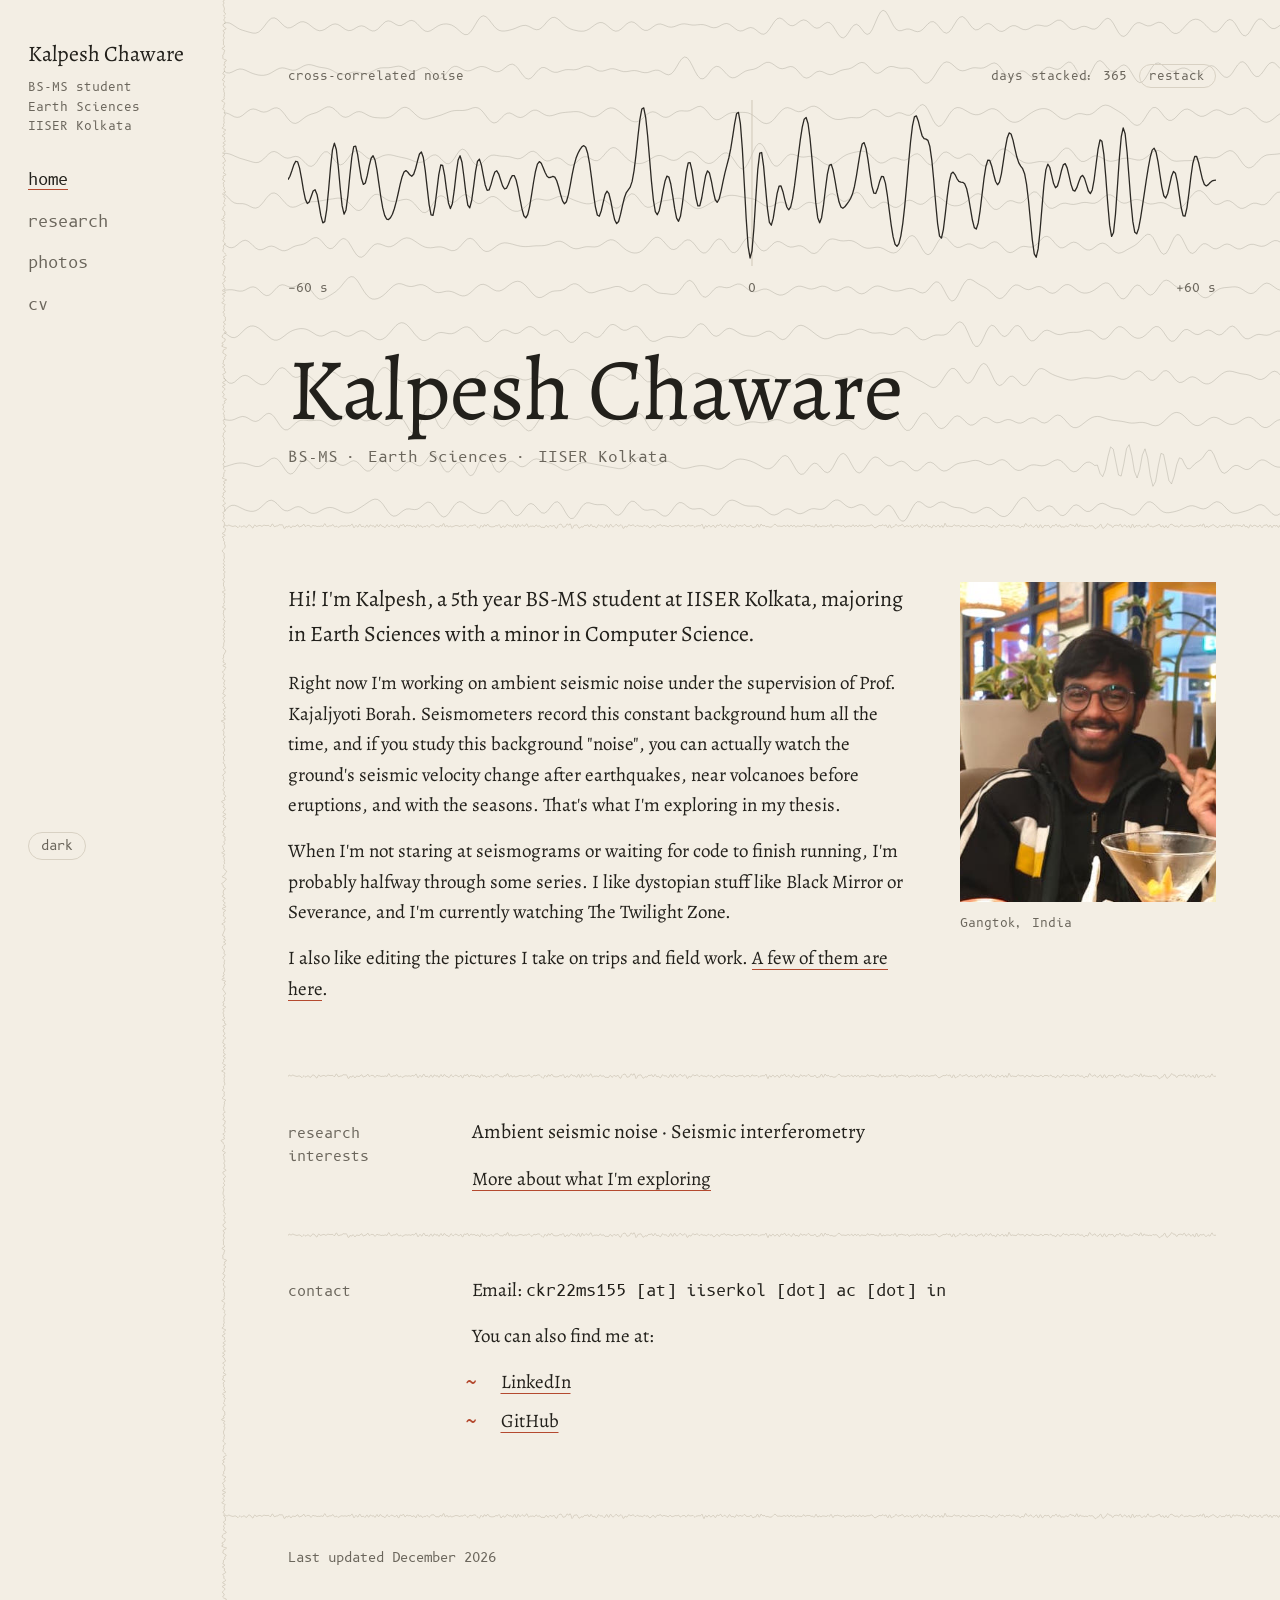
<file: index.html>
<!doctype html>
<html lang="en">
<head>
<meta charset="utf-8">
<meta name="viewport" content="width=device-width, initial-scale=1">
<title>Kalpesh Chaware</title>
<meta name="description" content="Kalpesh Chaware, BS-MS student in Earth Sciences interested in ambient seismic noise and dv/v monitoring.">
<meta name="color-scheme" content="dark light">
<meta name="theme-color" content="#151411" media="(prefers-color-scheme: dark)">
<meta name="theme-color" content="#f3eee4" media="(prefers-color-scheme: light)">
<link rel="icon" href="favicon.svg" type="image/svg+xml">
<link rel="preconnect" href="https://fonts.googleapis.com">
<link rel="preconnect" href="https://fonts.gstatic.com" crossorigin>
<link rel="stylesheet" href="https://fonts.googleapis.com/css2?family=Alegreya:ital,wght@0,400;0,500;1,400&family=B612+Mono&display=swap">
<link rel="stylesheet" href="style.css">
<script src="theme.js"></script>
<script src="restack.js" defer></script>
</head>
<body>

<header class="sidebar">
  <div>
    <a class="brand" href="./">Kalpesh Chaware</a>
    <p class="about">BS-MS student<br>Earth Sciences<br>IISER Kolkata</p>
  </div>
  <nav>
    <a href="./" aria-current="page">home</a>
    <a href="research.html">research</a>
    <a href="photos.html">photos</a>
    <a href="cv.html">cv</a>
  </nav>
  <button class="theme-toggle" type="button">light</button>
</header>

<div class="content">
<div class="hero">
  <div class="wrap">
    <figure class="trace">
      <figcaption>
        <span>cross-correlated noise</span>
        <span>days stacked: <span class="days"></span><button class="restack" type="button">restack</button></span>
      </figcaption>
      <object data="trace.svg" type="image/svg+xml" role="img" aria-label="A noise cross-correlation between two stations. It starts as random noise and two clear wave arrivals appear as more days are stacked."></object>
      <div class="axis">
        <span>−60 s</span>
        <span>0</span>
        <span>+60 s</span>
      </div>
    </figure>
    <h1>Kalpesh Chaware</h1>
    <p class="role">BS-MS · Earth Sciences · IISER Kolkata</p>
  </div>
</div>

<main class="wrap">

  <div class="intro">
    <div>
      <p class="lead">Hi! I'm Kalpesh, a 5th year BS-MS student at IISER Kolkata, majoring in Earth Sciences with a minor in Computer Science.</p>
      <p>Right now I'm working on ambient seismic noise under the supervision of Prof. Kajaljyoti Borah. Seismometers record this constant background hum all the time, and if you study this background "noise", you can actually watch the ground's seismic velocity change after earthquakes, near volcanoes before eruptions, and with the seasons. That's what I'm exploring in my thesis.</p>
      <p>When I'm not staring at seismograms or waiting for code to finish running, I'm probably halfway through some series. I like dystopian stuff like Black Mirror or Severance, and I'm currently watching The Twilight Zone.</p>
      <p>I also like editing the pictures I take on trips and field work. <a href="photos.html">A few of them are here</a>.</p>
    </div>
    <figure class="portrait">
      <img src="images/kalpesh.jpeg" alt="Photo of me">
      <figcaption>Gangtok, India</figcaption>
</figure>
  </div>

  <section>
    <h2>research interests</h2>
    <div>
      <p class="keywords">Ambient seismic noise · Seismic interferometry</p>
      <p><a href="research.html">More about what I'm exploring</a></p>
    </div>
  </section>

  <section id="contact">
    <h2>contact</h2>
    <div>
      <p>Email: <span class="email">ckr22ms155 [at] iiserkol [dot] ac [dot] in</span></p>
      <p>You can also find me at:</p>
      <ul>
        <li><a href="https://in.linkedin.com/in/kalpesh-chaware-922b89291" target="_blank" rel="noopener noreferrer">LinkedIn</a></li>
        <li><a href="https://github.com/FatNeutron" target="_blank" rel="noopener noreferrer">GitHub</a></li>
      </ul>
    </div>
  </section>

</main>

<footer>
  <div class="wrap">
    <p class="updated">Last updated September 2026</p>
  </div>
</footer>

</div>

</body>
</html>
</file>
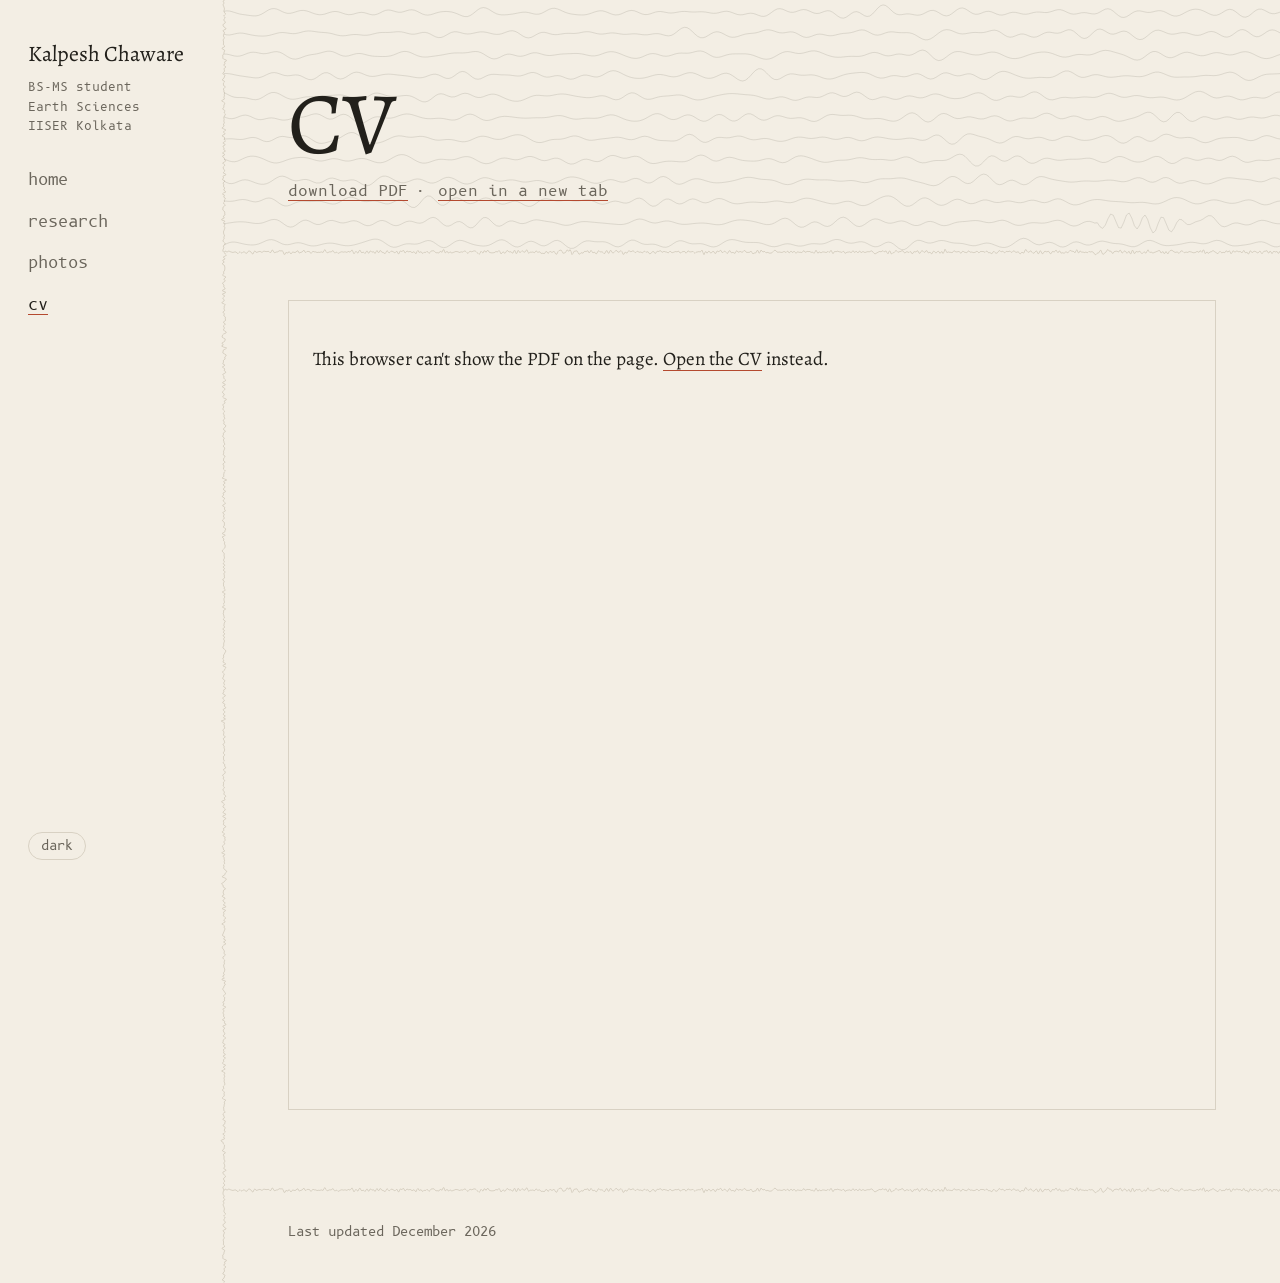
<file: cv.html>
<!doctype html>
<html lang="en">
<head>
<meta charset="utf-8">
<meta name="viewport" content="width=device-width, initial-scale=1">
<title>CV · Kalpesh Chaware</title>
<meta name="description" content="CV of Kalpesh Chaware, BS-MS student in Earth Sciences.">
<meta name="color-scheme" content="dark light">
<meta name="theme-color" content="#151411" media="(prefers-color-scheme: dark)">
<meta name="theme-color" content="#f3eee4" media="(prefers-color-scheme: light)">
<link rel="icon" href="favicon.svg" type="image/svg+xml">
<link rel="preconnect" href="https://fonts.googleapis.com">
<link rel="preconnect" href="https://fonts.gstatic.com" crossorigin>
<link rel="stylesheet" href="https://fonts.googleapis.com/css2?family=Alegreya:ital,wght@0,400;0,500;1,400&family=B612+Mono&display=swap">
<link rel="stylesheet" href="style.css">
<script src="theme.js"></script>
</head>
<body>

<header class="sidebar">
  <div>
    <a class="brand" href="./">Kalpesh Chaware</a>
    <p class="about">BS-MS student<br>Earth Sciences<br>IISER Kolkata</p>
  </div>
  <nav>
    <a href="./">home</a>
    <a href="research.html">research</a>
    <a href="photos.html">photos</a>
    <a href="cv.html" aria-current="page">cv</a>
  </nav>
  <button class="theme-toggle" type="button">light</button>
</header>

<div class="content">
<div class="page-head">
  <div class="wrap">
    <h1>CV</h1>
    <p class="role"><a href="cv.pdf" download>download PDF</a> · <a href="cv.pdf" target="_blank" rel="noopener">open in a new tab</a></p>
  </div>
</div>

<main class="wrap">
  <object class="pdf" data="cv.pdf#view=FitH&navpanes=0" type="application/pdf">
    <p>This browser can't show the PDF on the page. <a href="cv.pdf">Open the CV</a> instead.</p>
  </object>
</main>

<footer>
  <div class="wrap">
    <p class="updated">Last updated September 2026</p>
  </div>
</footer>

</div>

</body>
</html>
</file>
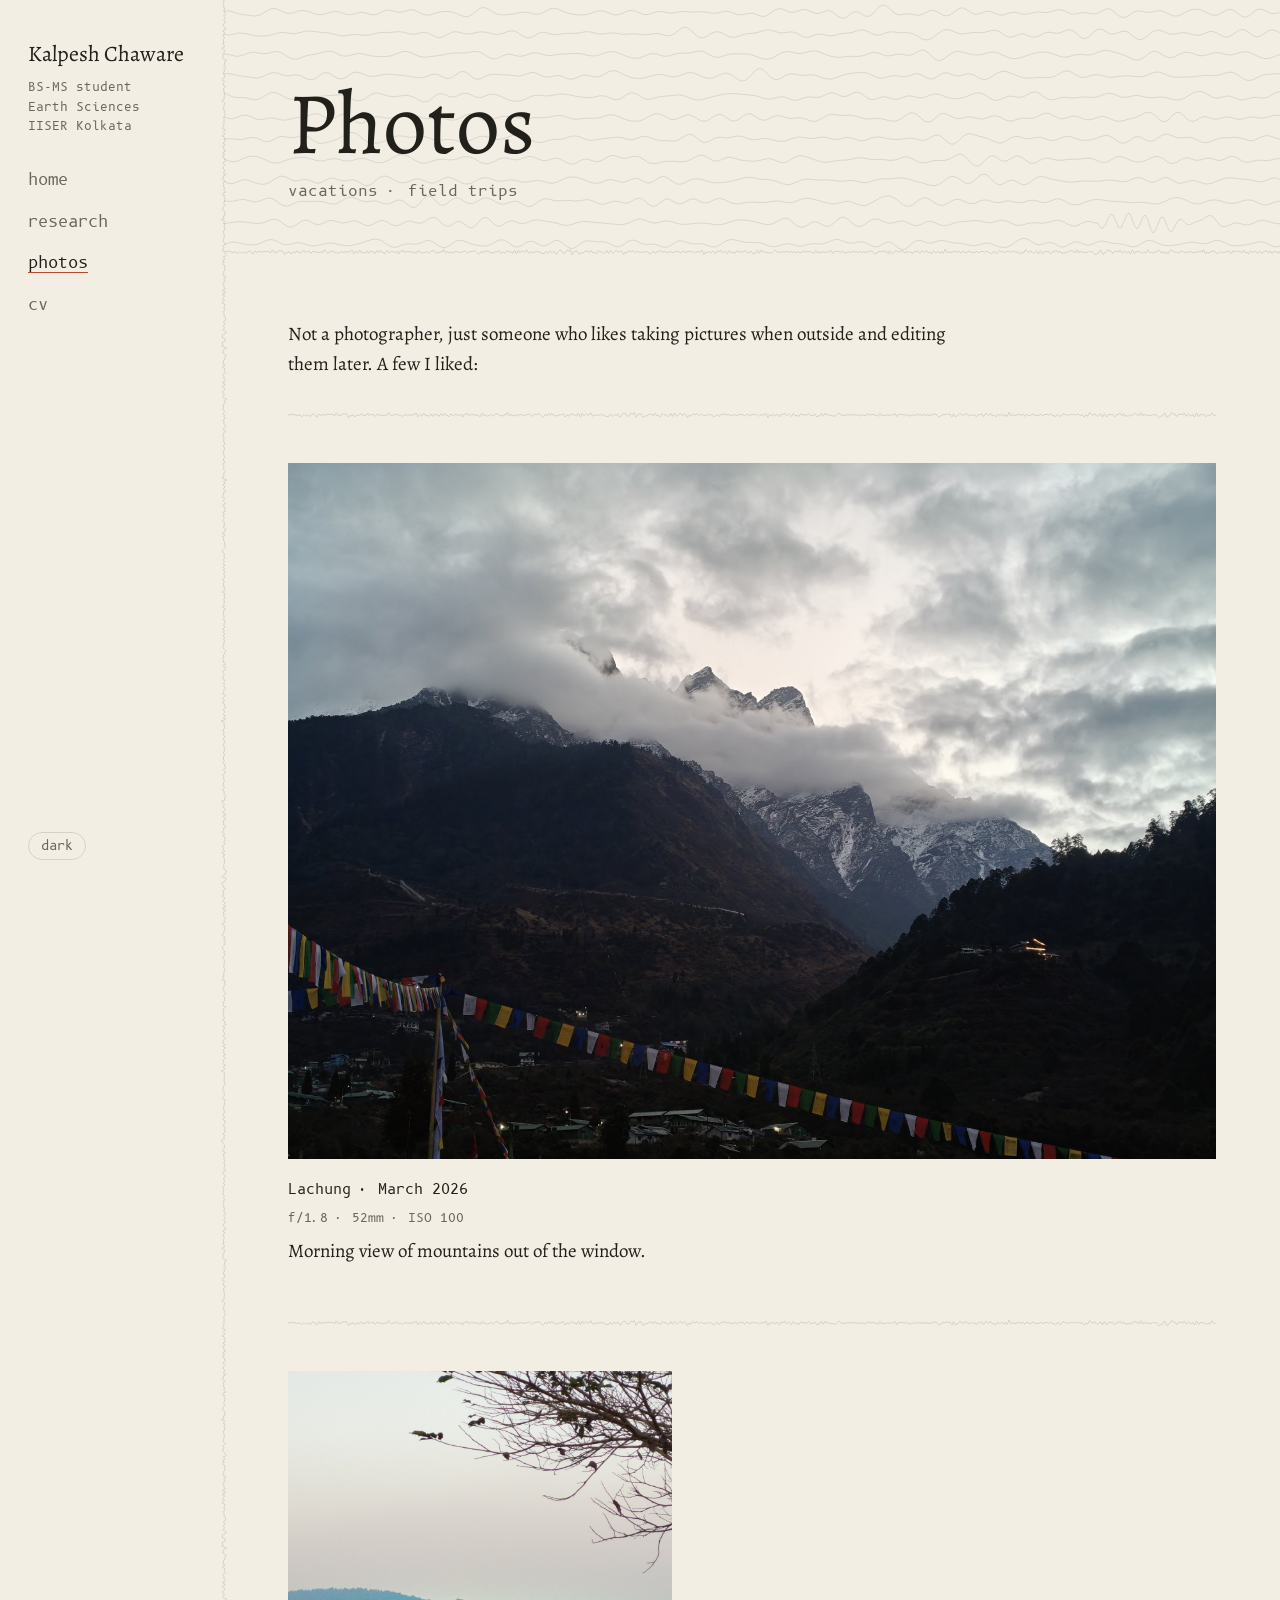
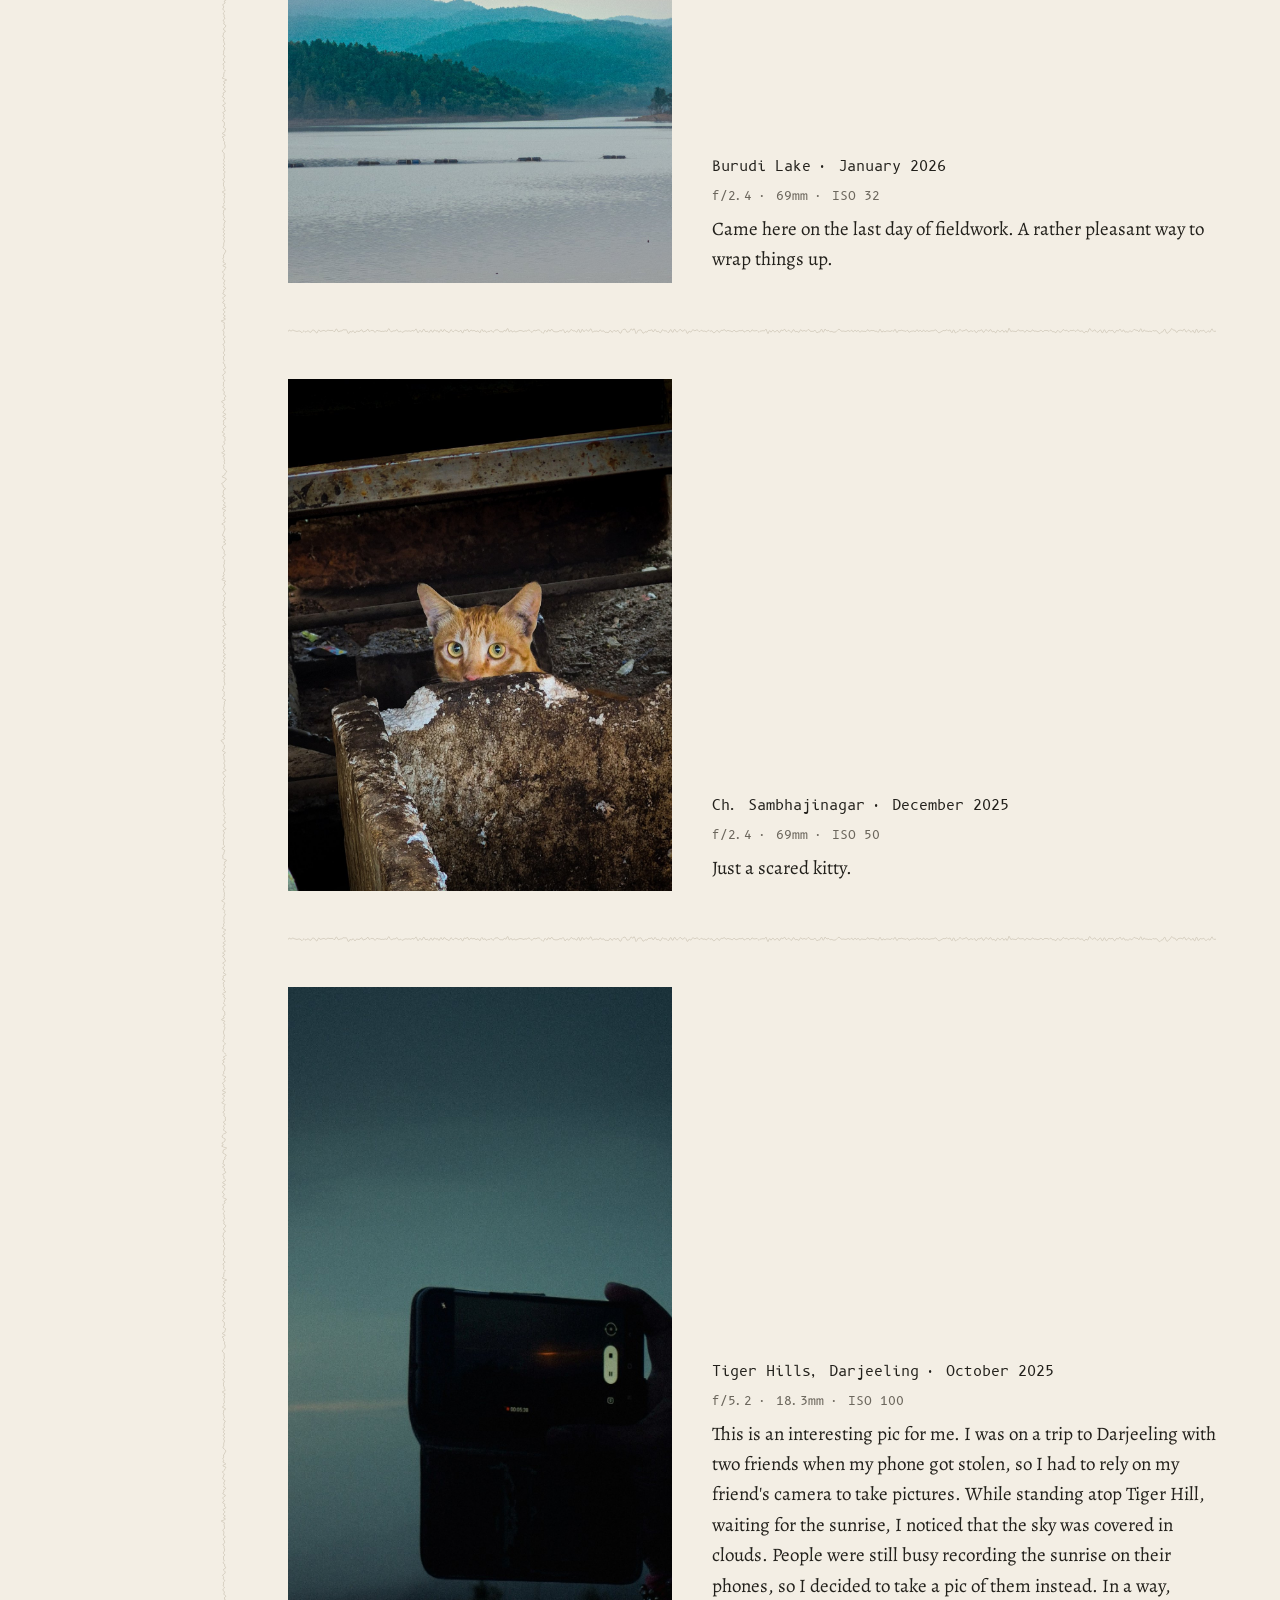
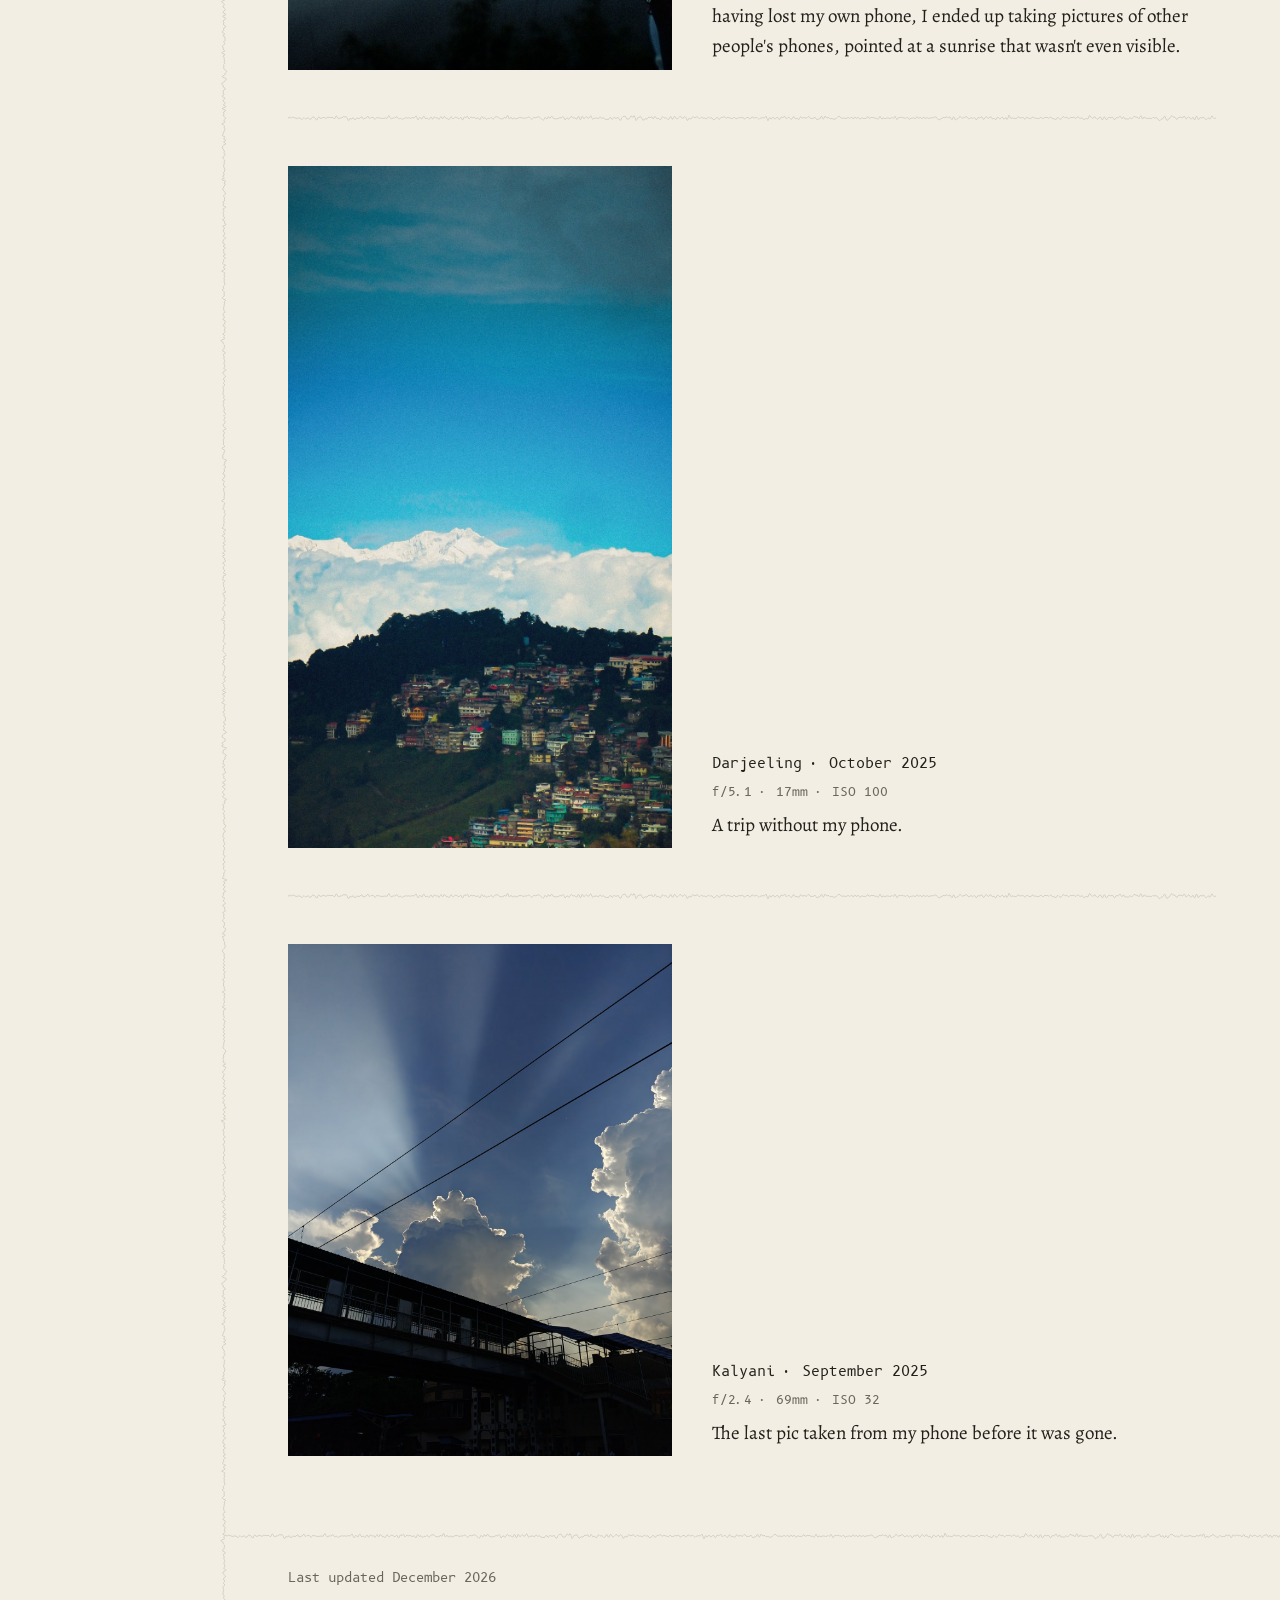
<file: photos.html>
<!doctype html>
<html lang="en">
<head>
<meta charset="utf-8">
<meta name="viewport" content="width=device-width, initial-scale=1">
<title>Photos · Kalpesh Chaware</title>
<meta name="description" content="Photos Kalpesh Chaware took on vacations and field trips, with the stories behind them.">
<meta name="color-scheme" content="dark light">
<meta name="theme-color" content="#151411" media="(prefers-color-scheme: dark)">
<meta name="theme-color" content="#f3eee4" media="(prefers-color-scheme: light)">
<link rel="icon" href="favicon.svg" type="image/svg+xml">
<link rel="preconnect" href="https://fonts.googleapis.com">
<link rel="preconnect" href="https://fonts.gstatic.com" crossorigin>
<link rel="stylesheet" href="https://fonts.googleapis.com/css2?family=Alegreya:ital,wght@0,400;0,500;1,400&family=B612+Mono&display=swap">
<link rel="stylesheet" href="style.css">
<script src="theme.js"></script>
</head>
<body>

<header class="sidebar">
  <div>
    <a class="brand" href="./">Kalpesh Chaware</a>
    <p class="about">BS-MS student<br>Earth Sciences<br>IISER Kolkata</p>
  </div>
  <nav>
    <a href="./">home</a>
    <a href="research.html">research</a>
    <a href="photos.html" aria-current="page">photos</a>
    <a href="cv.html">cv</a>
  </nav>
  <button class="theme-toggle" type="button">light</button>
</header>

<div class="content">
<div class="page-head">
  <div class="wrap">
    <h1>Photos</h1>
    <p class="role">vacations · field trips</p>
  </div>
</div>

<main class="wrap">

  <p class="photos-intro">Not a photographer, just someone who likes taking pictures when outside and editing them later. A few I liked:</p>

  <article class="photo wide">
    <a href="images/photos/morning-view.jpg"><img src="images/photos/morning-view.jpg"></a>
    <div class="photo-text">
      <p class="photo-place">Lachung · March 2026</p>
      <p class="photo-settings">f/1.8 · 52mm · ISO 100</p>
      <p>Morning view of mountains out of the window.</p>
    </div>
  </article>

  <article class="photo tall">
    <a href="images/photos/fieldwork-last-day.jpg"><img src="images/photos/fieldwork-last-day.jpg"></a>
    <div class="photo-text">
      <p class="photo-place">Burudi Lake · January 2026</p>
      <p class="photo-settings">f/2.4 · 69mm · ISO 32</p>
      <p>Came here on the last day of fieldwork. A rather pleasant way to wrap things up.</p>
    </div>
  </article>

  <article class="photo tall">
    <a href="images/photos/cat.jpg"><img src="images/photos/cat.jpg"></a>
    <div class="photo-text">
      <p class="photo-place">Ch. Sambhajinagar · December 2025</p>
      <p class="photo-settings">f/2.4 · 69mm · ISO 50</p>
      <p>Just a scared kitty.</p>
    </div>
  </article>

  <article class="photo tall">
    <a href="images/photos/tiger-hills.jpg"><img src="images/photos/tiger-hills.jpg"></a>
    <div class="photo-text">
      <p class="photo-place">Tiger Hills, Darjeeling · October 2025</p>
      <p class="photo-settings">f/5.2 · 18.3mm · ISO 100</p>
      <p>This is an interesting pic for me. I was on a trip to Darjeeling with two friends when my phone got stolen, so I had to rely on my friend's camera to take pictures. While standing atop Tiger Hill, waiting for the sunrise, I noticed that the sky was covered in clouds. People were still busy recording the sunrise on their phones, so I decided to take a pic of them instead. In a way, having lost my own phone, I ended up taking pictures of other people's phones, pointed at a sunrise that wasn't even visible.</p>
    </div>
  </article>

  <article class="photo tall">
    <a href="images/photos/darjeeling.jpg"><img src="images/photos/darjeeling.jpg"></a>
    <div class="photo-text">
      <p class="photo-place">Darjeeling · October 2025</p>
      <p class="photo-settings">f/5.1 · 17mm · ISO 100</p>
      <p>A trip without my phone.</p>
    </div>
  </article>

  <article class="photo tall">
    <a href="images/photos/last-pic.jpg"><img src="images/photos/last-pic.jpg"></a>
    <div class="photo-text">
      <p class="photo-place">Kalyani · September 2025</p>
      <p class="photo-settings">f/2.4 · 69mm · ISO 32</p>
      <p>The last pic taken from my phone before it was gone.</p>
    </div>
  </article>
</main>

<footer>
  <div class="wrap">
    <p class="updated">Last updated September 2026</p>
  </div>
</footer>

</div>

</body>
</html>
</file>
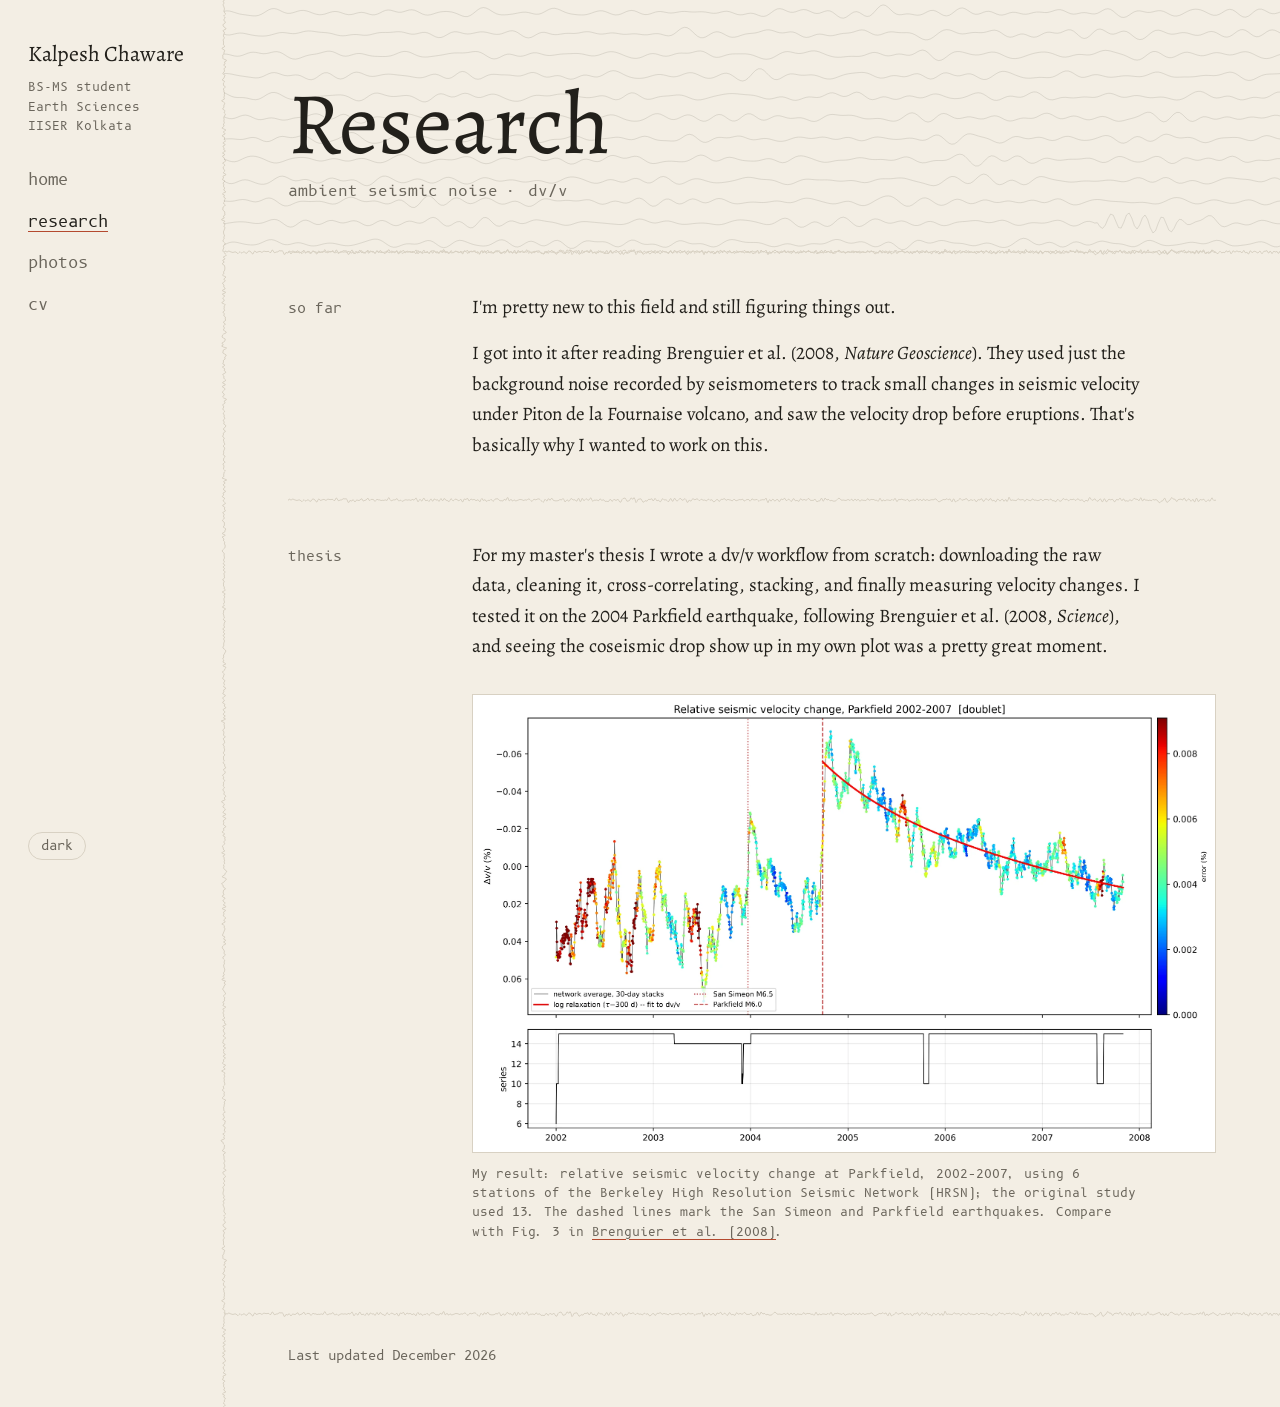
<file: research.html>
<!doctype html>
<html lang="en">
<head>
<meta charset="utf-8">
<meta name="viewport" content="width=device-width, initial-scale=1">
<title>Research · Kalpesh Chaware</title>
<meta name="description" content="What Kalpesh Chaware is exploring in ambient seismic noise and dv/v monitoring.">
<meta name="color-scheme" content="dark light">
<meta name="theme-color" content="#151411" media="(prefers-color-scheme: dark)">
<meta name="theme-color" content="#f3eee4" media="(prefers-color-scheme: light)">
<link rel="icon" href="favicon.svg" type="image/svg+xml">
<link rel="preconnect" href="https://fonts.googleapis.com">
<link rel="preconnect" href="https://fonts.gstatic.com" crossorigin>
<link rel="stylesheet" href="https://fonts.googleapis.com/css2?family=Alegreya:ital,wght@0,400;0,500;1,400&family=B612+Mono&display=swap">
<link rel="stylesheet" href="style.css">
<script src="theme.js"></script>
</head>
<body>

<header class="sidebar">
  <div>
    <a class="brand" href="./">Kalpesh Chaware</a>
    <p class="about">BS-MS student<br>Earth Sciences<br>IISER Kolkata</p>
  </div>
  <nav>
    <a href="./">home</a>
    <a href="research.html" aria-current="page">research</a>
    <a href="photos.html">photos</a>
    <a href="cv.html">cv</a>
  </nav>
  <button class="theme-toggle" type="button">light</button>
</header>

<div class="content">
<div class="page-head">
  <div class="wrap">
    <h1>Research</h1>
    <p class="role">ambient seismic noise · dv/v</p>
  </div>
</div>

<main class="wrap">

  <section>
    <h2>so far</h2>
    <div>
      <p>I'm pretty new to this field and still figuring things out.</p>
      <p>I got into it after reading Brenguier et al. (2008, <em>Nature Geoscience</em>). They used just the background noise recorded by seismometers to track small changes in seismic velocity under Piton de la Fournaise volcano, and saw the velocity drop before eruptions. That's basically why I wanted to work on this.</p>
    </div>
  </section>

  <section>
    <h2>thesis</h2>
    <div>
      <p>For my master's thesis I wrote a dv/v workflow from scratch: downloading the raw data, cleaning it, cross-correlating, stacking, and finally measuring velocity changes. I tested it on the 2004 Parkfield earthquake, following Brenguier et al. (2008, <em>Science</em>), and seeing the coseismic drop show up in my own plot was a pretty great moment.</p>
      <figure class="result">
        <a href="images/parkfield-dvv.png"><img src="images/parkfield-dvv.png" alt="Relative seismic velocity change at Parkfield from 2002 to 2007, showing a velocity drop at the 2004 Parkfield earthquake that slowly recovers afterwards" width="2000" height="1233"></a>
        <figcaption>My result: relative seismic velocity change at Parkfield, 2002–2007, using 6 stations of the Berkeley High Resolution Seismic Network (HRSN); the original study used 13. The dashed lines mark the San Simeon and Parkfield earthquakes. Compare with Fig. 3 in <a href="https://www.science.org/doi/10.1126/science.1160943" target="_blank" rel="noopener noreferrer">Brenguier et al. (2008)</a>.</figcaption>
      </figure>
      
    </div>
  </section>

</main>

<footer>
  <div class="wrap">
    <p class="updated">Last updated September 2026</p>
  </div>
</footer>

</div>

</body>
</html>
</file>
<file: style.css>
:root {
  color-scheme: dark;
  --background: #151411;
  --panel: #1a1815;
  --text: #e4ded1;
  --muted: #8d877a;
  --line: #2b2924;
  --accent: #cf6a50;
  --serif: "Alegreya", Georgia, serif;
  --mono: "B612 Mono", ui-monospace, monospace;
  --sidebar-width: 14rem;
  --page-width: 64rem;
}

@media (prefers-color-scheme: light) {
  :root {
    color-scheme: light;
    --background: #f3eee4;
    --panel: #ebe5d8;
    --text: #22201b;
    --muted: #6b665c;
    --line: #d8d1c3;
    --accent: #b4492f;
  }
}

:root[data-theme="dark"] {
  color-scheme: dark;
  --background: #151411;
  --panel: #1a1815;
  --text: #e4ded1;
  --muted: #8d877a;
  --line: #2b2924;
  --accent: #cf6a50;
}

:root[data-theme="light"] {
  color-scheme: light;
  --background: #f3eee4;
  --panel: #ebe5d8;
  --text: #22201b;
  --muted: #6b665c;
  --line: #d8d1c3;
  --accent: #b4492f;
}

@property --days {
  syntax: "<integer>";
  inherits: false;
  initial-value: 365;
}

* {
  box-sizing: border-box;
}

body {
  display: grid;
  grid-template-columns: var(--sidebar-width) minmax(0, 1fr);
  min-height: 100vh;
  margin: 0;
  background: var(--background);
  color: var(--text);
  font-family: var(--serif);
  font-size: 1.1875rem;
  line-height: 1.6;
  font-variant-numeric: lining-nums;
}

img {
  display: block;
  max-width: 100%;
  height: auto;
}

::selection {
  background: var(--accent);
  color: var(--background);
}

a {
  color: inherit;
  text-decoration-line: underline;
  text-decoration-color: var(--accent);
  text-decoration-thickness: 1px;
  text-underline-offset: 0.25em;
}

a:hover {
  text-decoration-style: wavy;
}

a:focus-visible,
button:focus-visible {
  outline: 1px solid var(--accent);
  outline-offset: 3px;
}

.sidebar {
  position: sticky;
  top: 0;
  display: flex;
  flex-direction: column;
  gap: 2rem;
  height: 100vh;
  padding: 2.5rem 1.75rem;
}

.brand {
  font-size: 1.375rem;
  line-height: 1.25;
  text-decoration: none;
}

nav {
  display: flex;
  flex-direction: column;
  gap: 1rem;
  font-family: var(--mono);
  font-size: 1rem;
}

nav a {
  align-self: flex-start;
  color: var(--muted);
  text-decoration-color: transparent;
}

nav a:hover {
  color: var(--text);
  text-decoration-color: var(--accent);
}

nav a[aria-current] {
  color: var(--text);
  text-decoration-color: var(--accent);
  text-decoration-style: solid;
}

.about {
  margin: 0.5rem 0 0;
  color: var(--muted);
  font-family: var(--mono);
  font-size: 0.75rem;
  line-height: 1.6;
}

.theme-toggle {
  align-self: flex-start;
  margin-top: auto;
  padding: 0.25rem 0.75rem;
  border: 1px solid var(--line);
  border-radius: 999px;
  background: none;
  color: var(--muted);
  font-family: var(--mono);
  font-size: 0.8125rem;
  cursor: pointer;
}

.theme-toggle:hover {
  border-color: var(--muted);
  color: var(--text);
}

.content {
  display: flex;
  flex-direction: column;
  position: relative;
  min-width: 0;
}

.hero::after,
.page-head::after,
section::before,
.photo::before,
footer::before {
  content: "";
  position: absolute;
  right: 0;
  left: 0;
  height: 10px;
  background: var(--line);
  mask: url("images/rule.svg") 0 0 / 1200px 10px repeat-x;
}

.hero::after,
.page-head::after {
  bottom: -5px;
}

section::before,
.photo::before,
footer::before {
  top: -5px;
}

.content::before {
  content: "";
  position: absolute;
  top: 0;
  bottom: 0;
  left: -5px;
  width: 10px;
  background: var(--line);
  mask: url("images/rule-vertical.svg") 0 0 / 10px 1200px repeat-y;
}

.wrap {
  width: 100%;
  max-width: var(--page-width);
  margin: 0 auto;
  padding: 0 3rem;
}

.hero,
.page-head {
  position: relative;
  background: url("images/helicorder.svg") center / 100% 100% no-repeat;
}

.hero {
  padding: 4rem 0 3.5rem;
}

.page-head {
  padding: 5rem 0 3rem;
}

h1 {
  margin: 0 0 0.75rem;
  font-size: clamp(3rem, 7vw, 5.5rem);
  font-weight: 400;
  line-height: 1;
}

.hero h1 {
  margin-top: 3rem;
}

.role {
  margin: 0;
  color: var(--muted);
  font-family: var(--mono);
  font-size: 0.9375rem;
}

.trace {
  margin: 0;
}

.trace object {
  display: block;
  width: 100%;
  height: clamp(90px, 13vw, 170px);
}

.trace figcaption,
.axis {
  display: flex;
  justify-content: space-between;
  color: var(--muted);
  font-family: var(--mono);
  font-size: 0.75rem;
}

.trace figcaption {
  align-items: baseline;
  margin-bottom: 0.75rem;
}

.restack {
  margin-left: 0.75rem;
  padding: 0.1rem 0.6rem;
  border: 1px solid var(--line);
  border-radius: 999px;
  background: none;
  color: var(--muted);
  font: inherit;
  cursor: pointer;
}

.restack:hover {
  border-color: var(--muted);
  color: var(--text);
}

.axis {
  margin-top: 0.75rem;
}

.days {
  --days: 365;
  display: inline-block;
  min-width: 3ch;
  text-align: right;
  counter-reset: days var(--days);
  animation: stack 5s cubic-bezier(0.55, 0.055, 0.675, 0.19) 0.4s backwards;
}

.days::after {
  content: counter(days);
}

@keyframes stack {
  from {
    --days: 1;
  }
  to {
    --days: 365;
  }
}

main {
  flex: 1;
}

.intro {
  display: grid;
  grid-template-columns: minmax(0, 1fr) 16rem;
  gap: 3.5rem;
  align-items: start;
  padding: 3.5rem 0;
}

.lead {
  font-size: 1.375rem;
}

.intro p {
  margin: 0 0 1rem;
}

.photo-frame {
  display: grid;
  place-items: center;
  aspect-ratio: 4 / 5;
  border: 1px dashed var(--muted);
  color: var(--muted);
  font-family: var(--mono);
  font-size: 0.8125rem;
}

.portrait {
  margin: 0;
}

.portrait img {
  width: 100%;
  aspect-ratio: 4 / 5;
  object-fit: cover;
}

.result {
  margin: 2rem 0 0;
}

.result img {
  width: 100%;
  border: 1px solid var(--line);
}

.result figcaption {
  max-width: 42rem;
  margin-top: 0.75rem;
  color: var(--muted);
  font-family: var(--mono);
  font-size: 0.75rem;
  line-height: 1.6;
}

.portrait figcaption {
  margin-top: 0.75rem;
  color: var(--muted);
  font-family: var(--mono);
  font-size: 0.75rem;
}

section {
  display: grid;
  grid-template-columns: 9rem minmax(0, 1fr);
  column-gap: 2.5rem;
  align-items: baseline;
  position: relative;
  padding: 2.5rem 0;
}

h2 {
  margin: 0;
  color: var(--muted);
  font-family: var(--mono);
  font-size: 0.875rem;
  font-weight: 400;
}

section p {
  max-width: 42rem;
  margin: 0 0 1rem;
}

section div > :last-child {
  margin-bottom: 0;
}

strong {
  font-weight: 500;
}

ul {
  margin: 0 0 1rem;
  padding-left: 1.5em;
  list-style-type: "~  ";
}

li {
  max-width: 40rem;
  margin-bottom: 0.5rem;
}

li::marker {
  color: var(--accent);
  font-family: var(--mono);
}

.keywords {
  font-size: 1.25rem;
}

.email {
  font-family: var(--mono);
  font-size: 1rem;
}

.pdf {
  display: block;
  width: 100%;
  height: 90vh;
  margin: 3rem 0;
  border: 1px solid var(--line);
}

.pdf p {
  padding: 1.5rem;
}

.gap {
  height: 1px;
  margin: 2.5rem 0 0;
  background: linear-gradient(to right, var(--muted) 40%, transparent 40% 62%, var(--muted) 62%);
}

.photo {
  position: relative;
  display: grid;
  gap: 1.25rem 2.5rem;
  padding: 3rem 0;
}

.photo.tall {
  grid-template-columns: minmax(0, 24rem) minmax(0, 1fr);
  align-items: end;
}

.photo img,
.photo .photo-frame {
  width: 100%;
}

.photo.wide .photo-frame {
  aspect-ratio: 3 / 2;
}

.photo-text p {
  max-width: 34rem;
  margin: 0 0 0.5rem;
}

.photo-place {
  color: var(--text);
  font-family: var(--mono);
  font-size: 0.875rem;
}

.photo-settings {
  color: var(--muted);
  font-family: var(--mono);
  font-size: 0.75rem;
}

.photos-intro {
  max-width: 42rem;
  padding: 3rem 0 1rem;
}

footer {
  margin-top: 2rem;
  position: relative;
  padding: 2rem 0 2.5rem;
  color: var(--muted);
  font-family: var(--mono);
  font-size: 0.8125rem;
}

footer p {
  margin: 0;
}

@media (max-width: 60rem) {
  .intro {
    grid-template-columns: 1fr;
  }

  .portrait,
  .photo-frame {
    max-width: 16rem;
  }
}

@media (max-width: 50rem) {
  body {
    display: block;
    font-size: 1.125rem;
  }

  .sidebar {
    z-index: 1;
    flex-direction: row;
    flex-wrap: wrap;
    align-items: center;
    gap: 0.5rem 1.25rem;
    height: auto;
    padding: 0.75rem 1rem;
    background: var(--background);
  }

  .brand {
    margin-right: auto;
    font-size: 1.125rem;
  }

  nav {
    flex-direction: row;
    gap: 1rem;
    font-size: 0.875rem;
  }

  .sidebar > div {
    margin-right: auto;
  }

  .about {
    display: none;
  }

  .theme-toggle {
    align-self: center;
    margin-top: 0;
  }

  .content::before {
    display: none;
  }

  .sidebar::after {
    content: "";
    position: absolute;
    right: 0;
    bottom: -5px;
    left: 0;
    height: 10px;
    background: var(--line);
    mask: url("images/rule.svg") 0 0 / 1200px 10px repeat-x;
  }

  .wrap {
    padding: 0 1rem;
  }

  .hero,
  .page-head {
    padding: 2.5rem 0 2rem;
  }

  .hero h1 {
    margin-top: 2rem;
  }

  .intro {
    gap: 2.5rem;
    padding: 2.5rem 0;
  }

  .lead {
    font-size: 1.25rem;
  }

  .photo.tall {
    grid-template-columns: 1fr;
  }

  section {
    grid-template-columns: 1fr;
    row-gap: 1rem;
    padding: 2rem 0;
  }
}

@media (prefers-reduced-motion: reduce) {
  .days {
    animation: none;
  }

  .restack {
    display: none;
  }
}
</file>
